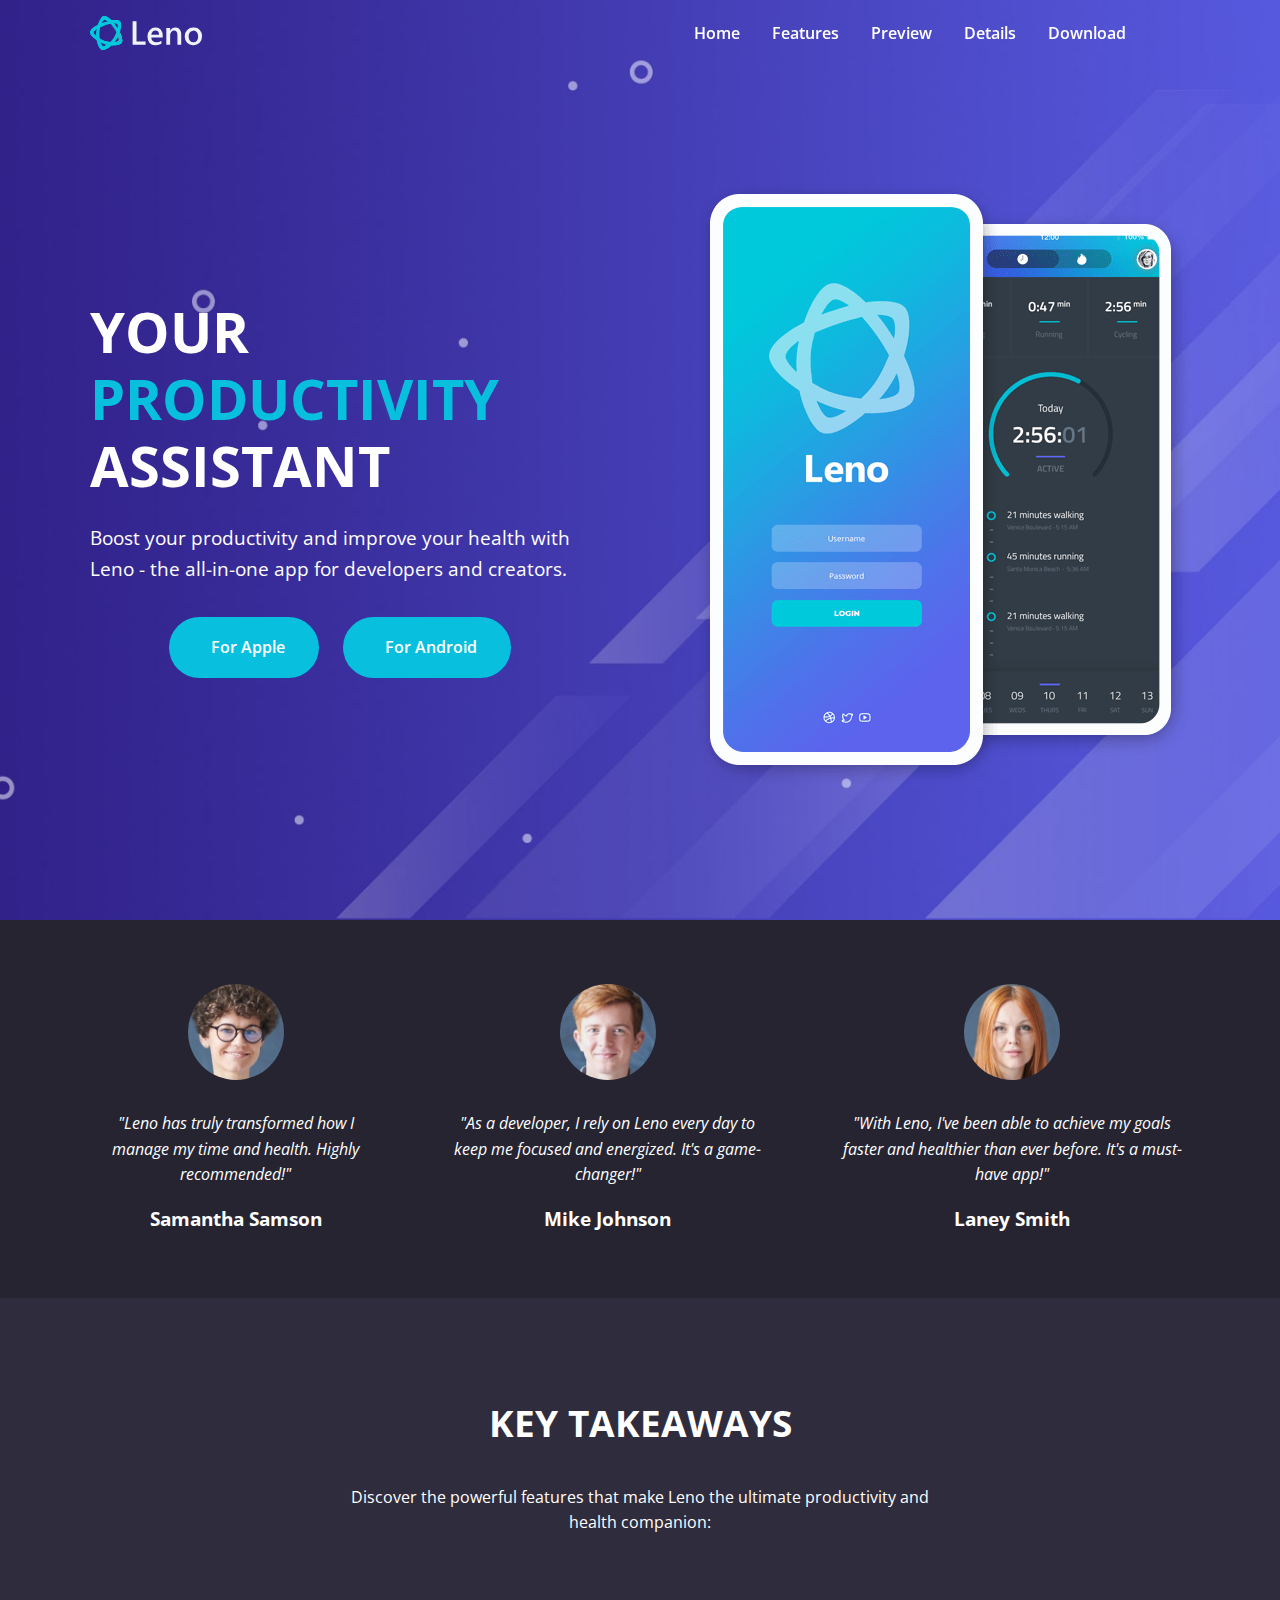
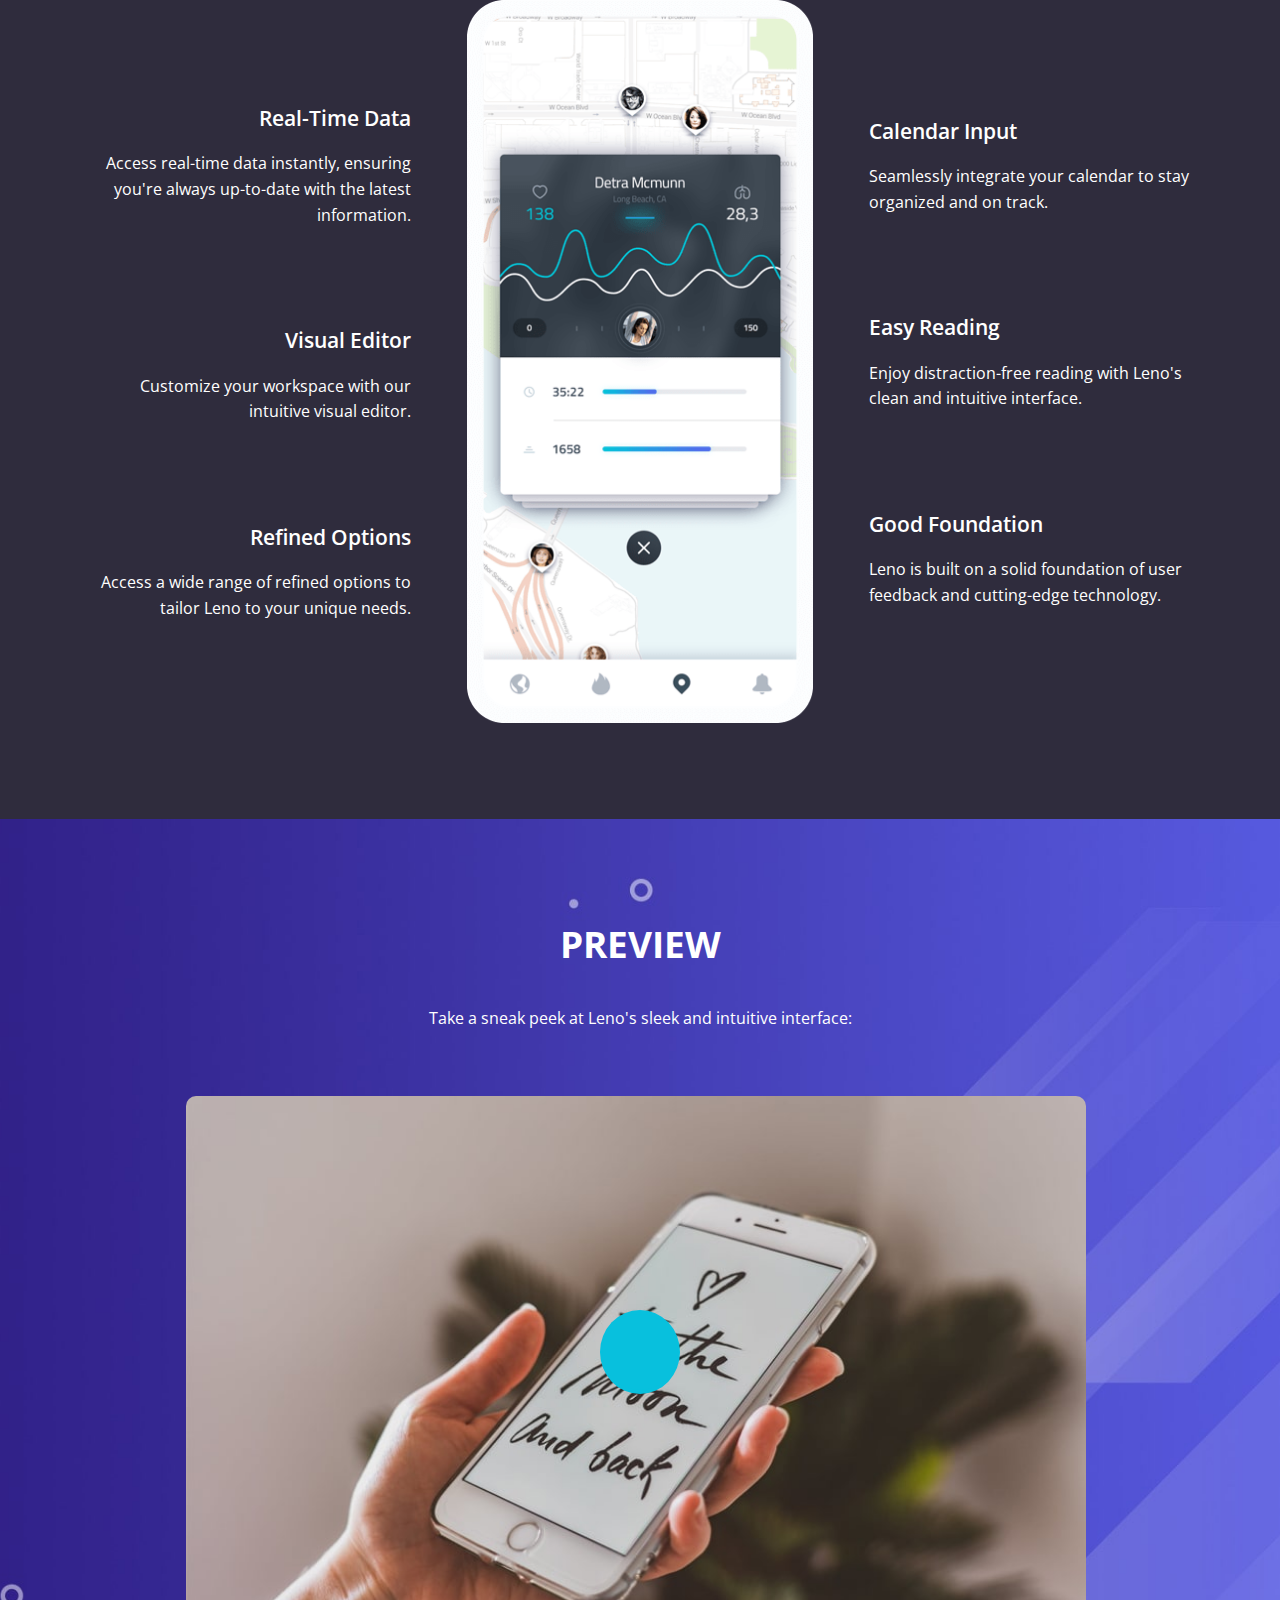
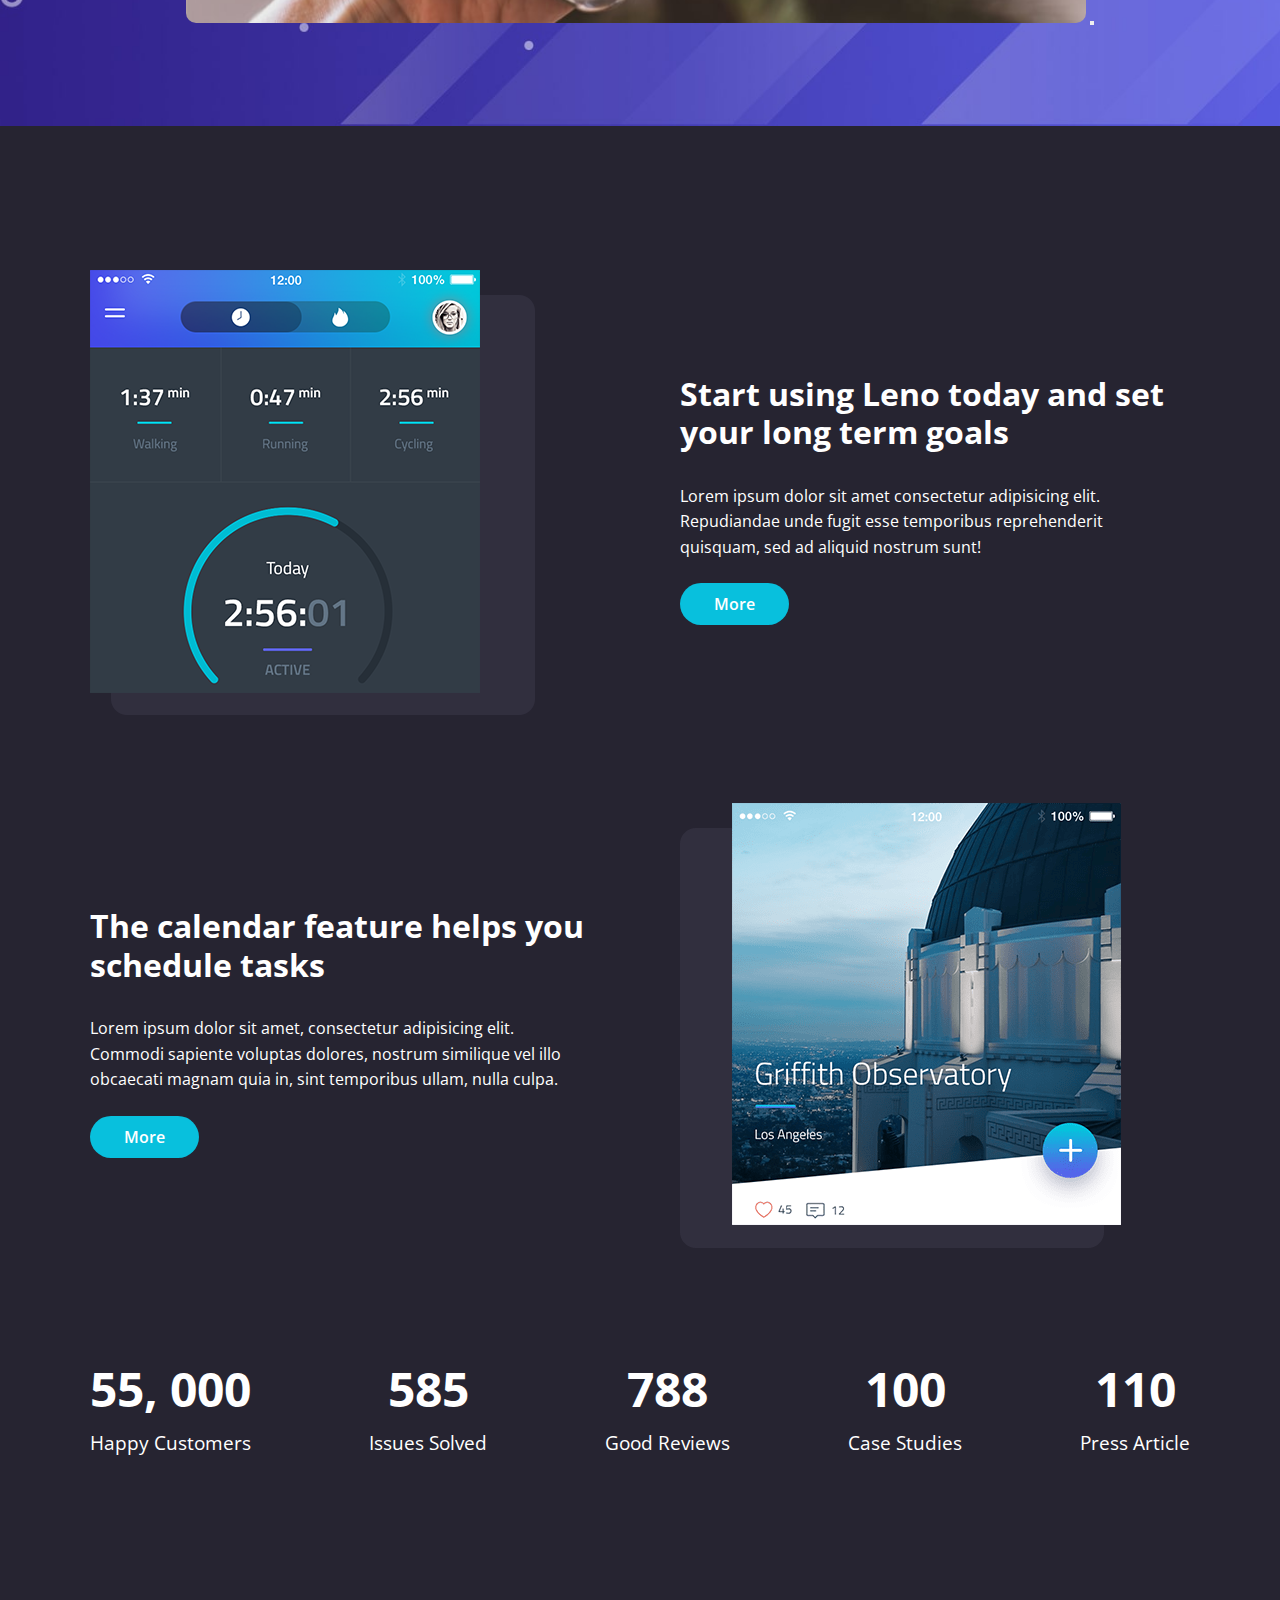
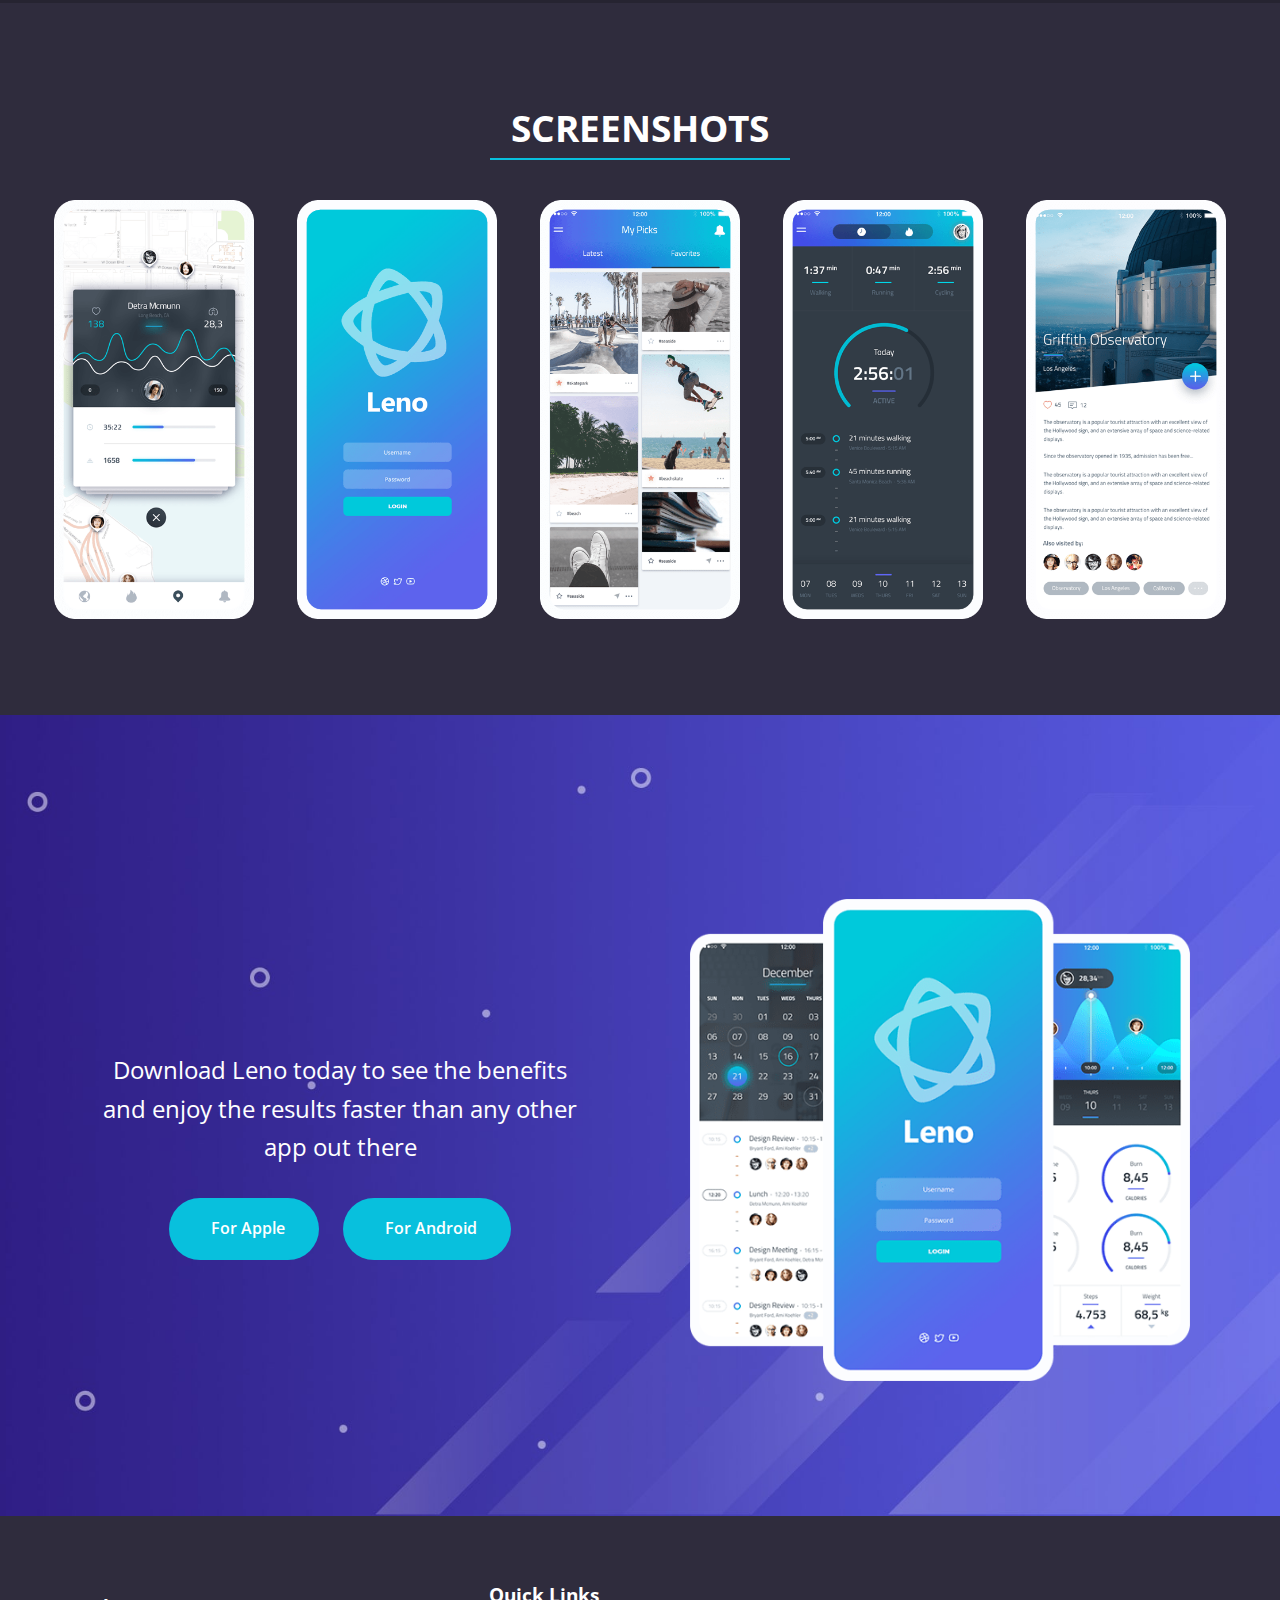
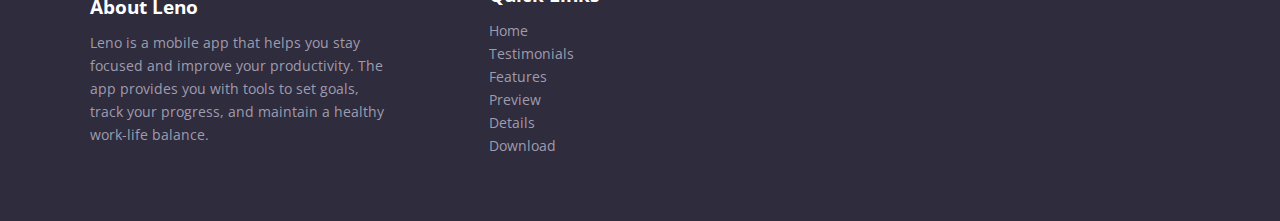
<file: index.html>
<!DOCTYPE html>
<html lang="en">

<head>
    <meta charset="UTF-8">
    <meta name="viewport" content="width=device-width, initial-scale=1.0">
    <link rel="stylesheet" href="https://cdn.jsdelivr.net/npm/swiper@11/swiper-bundle.min.css">
    <link rel="preconnect" href="https://fonts.googleapis.com" />
    <link rel="preconnect" href="https://fonts.gstatic.com" crossorigin />
    <link href="https://fonts.googleapis.com/css2?family=Open+Sans:ital,wght@0,300..800;1,300..800&display=swap"
        rel="stylesheet" />
    <link rel="stylesheet" href="https://cdnjs.cloudflare.com/ajax/libs/font-awesome/6.5.2/css/all.min.css"
        integrity="sha512-SnH5WK+bZxgPHs44uWIX+LLJAJ9/2PkPKZ5QiAj6Ta86w+fsb2TkcmfRyVX3pBnMFcV7oQPJkl9QevSCWr3W6A=="
        crossorigin="anonymous" referrerpolicy="no-referrer" />
    <link rel="stylesheet" href="./css/styles.css">
    <link rel="icon" href="./img/favicon.png">
    <title>Leno App | Health & Productivity</title>
</head>

<body>
    <nav class="navbar">
        <div class="navbar__container container">
            <div class="navbar__logo">
                <img src="./img/logo.svg" alt="Leno">
            </div>
            <div class="navbar__menu">
                <ul class="navbar__menu-list">
                    <li class="navbar__menu-item">
                        <a href="#home" class="navbar__menu-link">Home</a>
                    </li>
                    <li class="navbar__menu-item">
                        <a href="#features" class="navbar__menu-link">Features</a>
                    </li>
                    <li class="navbar__menu-item">
                        <a href="#preview" class="navbar__menu-link">Preview</a>
                    </li>
                    <li class="navbar__menu-item">
                        <a href="#details" class="navbar__menu-link">Details</a>
                    </li>
                    <li class="navbar__menu-item">
                        <a href="#download" class="navbar__menu-link">Download</a>
                    </li>
                    <li class="navbar__menu-item">
                        <a href="#" class="navbar__menu-link--primary"><i class="fa-brands fa-facebook"></i></a>
                    </li>
                    <li class="navbar__menu-item">
                        <a href="#" class="navbar__menu-link--primary"><i class="fa-brands fa-twitter"></i></a>
                    </li>
                </ul>
            </div>

            <!-- MOBILE MENU & hamburger icon-->
            <div class="navbar__mobile-menu">
                <div class="navbar__mobile-menu-toggle">
                    <i id="menu__icon" class="fas fa-bars fa-2x"></i>
                </div>
                <!-- mobile menu items -->
                <div class="navbar__mobile-menu-items ">
                    <ul class="navbar__mobile-menu-list">
                        <li class="navbar__mobile-menu-item">
                            <a href="#home" class="navbar__mobile-menu-link">Home</a>
                        </li>
                        <li class="navbar__mobile-menu-item">
                            <a href="#features" class="navbar__mobile-menu-link">Features</a>
                        </li>
                        <li class="navbar__mobile-menu-item">
                            <a href="#preview" class="navbar__mobile-menu-link">Preview</a>
                        </li>
                        <li class="navbar__mobile-menu-item">
                            <a href="#details" class="navbar__mobile-menu-link">Details</a>
                        </li>
                        <li class="navbar__mobile-menu-item">
                            <a href="#download" class="navbar__mobile-menu-link">Download</a>
                        </li>
                        <li class="navbar__mobile-menu-item">
                            <a href="#" class="navbar__mobile-menu-link--primary"><i
                                    class="fa-brands fa-facebook"></i></a>
                        </li>
                        <li class="navbar__mobile-menu-item">
                            <a href="#" class="navbar__mobile-menu-link--primary"><i
                                    class="fa-brands fa-twitter"></i></a>
                        </li>
                    </ul>
                </div>
            </div>
        </div>
    </nav>

    <!-- hero -->
    <header class="hero" id="home">
        <div class="hero__container container">
            <div class="hero__content">
                <h1 class="hero__title">
                    Your <span class="hero__title--primary">productivity</span> assistant
                </h1>
                <p class="hero__description">
                    Boost your productivity and improve your health with Leno - the
                    all-in-one app for developers and creators.
                </p>
                <div class="hero__buttons">
                    <a href="#download" class="hero__button btn">
                        <i class="fa-brands fa-apple"></i> For Apple
                    </a>
                    <a href="#download" class="hero__button btn">
                        <i class="fa-brands fa-android"></i> For Android
                    </a>
                </div>
            </div>
            <div class="hero__image">
                <img src="./img/header-smartphones.png" alt="Leno App">
            </div>
        </div>
    </header>


    <section class="testimonials" id="testimonials">
        <div class="testimonials__container container">
            <div class="testimonials__desktop">
                <div class="testimonials__card">
                    <div class="testimonials__image">
                        <img src="./img/testimonial-1.jpg" alt="testimonial-1">
                    </div>
                    <div class="testimonials__card--content">
                        <p class="testimonials__card-text">
                            "Leno has truly transformed how I manage my time and health.
                            Highly recommended!"
                        </p>
                        <h3 class="testimonials__card-title">Samantha Samson</h3>
                    </div>
                </div>

                <div class="testimonials__card">
                    <div class="testimonials__image">
                        <img src="./img/testimonial-2.jpg" alt="testimonial-2">
                    </div>
                    <div class="testimonials__card--content">
                        <p class="testimonials__card-text">
                            "As a developer, I rely on Leno every day to keep me focused and
                            energized. It's a game-changer!"
                        </p>
                        <h3 class="testimonials__card-title">Mike Johnson</h3>
                    </div>
                </div>

                <div class="testimonials__card">
                    <div class="testimonials__image">
                        <img src="./img/testimonial-3.jpg" alt="testimonial-3">
                    </div>
                    <div class="testimonials__card--content">
                        <p class="testimonials__card-text">
                            "With Leno, I've been able to achieve my goals faster and
                            healthier than ever before. It's a must-have app!"
                        </p>
                        <h3 class="testimonials__card-title">Laney Smith</h3>
                    </div>
                </div>

            </div>

            <!-- mobile -->
            <!-- Slider main container -->
            <div class="swiper">
                <!-- Additional required wrapper -->
                <div class="swiper-wrapper">
                    <!-- Slides -->
                    <div class="swiper-slide">
                        <div class="testimonials__mobile-card">
                            <div class="testimonials__mobile-image">
                                <img src="./img/testimonial-1.jpg" alt="testimonial-1">
                            </div>
                            <div class="testimonials__mobile-card--content">
                                <p class="testimonials__mobile-card-text">
                                    "Leno has truly transformed how I manage my time and health.
                                    Highly recommended!"
                                </p>
                                <h3 class="testimonials__mobile-card-title">Samantha Samson</h3>
                            </div>
                        </div>
                    </div>
                    <div class="swiper-slide">
                        <div class="testimonials__mobile-card">
                            <div class="testimonials__mobile-image">
                                <img src="./img/testimonial-2.jpg" alt="testimonial-2">
                            </div>
                            <div class="testimonials__mobile-card--content">
                                <p class="testimonials__mobile-card-text">
                                    "As a developer, I rely on Leno every day to keep me focused and
                                    energized. It's a game-changer!"
                                </p>
                                <h3 class="testimonials__mobile-card-title">Mike Johnson</h3>
                            </div>
                        </div>
                    </div>
                    <div class="swiper-slide">
                        <div class="testimonials__mobile-card">
                            <div class="testimonials__mobile-image">
                                <img src="./img/testimonial-3.jpg" alt="testimonial-3">
                            </div>
                            <div class="testimonials__mobile-card--content">
                                <p class="testimonials__mobile-card-text">
                                    "With Leno, I've been able to achieve my goals faster and
                                    healthier than ever before. It's a must-have app!"
                                </p>
                                <h3 class="testimonials__mobile-card-title">Laney Smith</h3>
                            </div>
                        </div>
                    </div>
                </div>

                <div class="swiper-pagination"></div>
            </div>
        </div>
    </section>

    <!-- Features -->
    <section class="features" id="features">
        <div class="features__container container">
            <div class="features__content">
                <h2 class="features__title">Key Takeaways</h2>
                <p class="features__description">
                    Discover the powerful features that make Leno the ultimate productivity and health companion:
                </p>
                <div class="features__grid">
                    <!-- grid column 1 -->
                    <div class="features__grid-column features__grid-column-left">
                        <!-- grid Item 1 -->
                        <div class="features__grid-item">
                            <div class="features__grid-item-text">
                                <h4 class="features__grid-item-text-title">Real-Time Data</h4>
                                <p class="features__grid-item-text-description">
                                    Access real-time data instantly, ensuring you're always
                                    up-to-date with the latest information.
                                </p>
                            </div>
                            <div class="features__grid-item-icon">
                                <i class="fas fa-rocket fa-4x"></i>
                            </div>
                        </div>
                        <!-- Grid Item 2 -->
                        <div class="features__grid-item">
                            <div class="features__grid-item-text">
                                <h4 class="features__grid-item-text-title">Visual Editor</h4>
                                <p class="features__grid-item-text-description">
                                    Customize your workspace with our intuitive visual editor.
                                </p>
                            </div>
                            <div class="features__grid-item-icon">
                                <i class="fas fa-code fa-4x"></i>
                            </div>
                        </div>
                        <!-- Grid Item 3 -->
                        <div class="features__grid-item">
                            <div class="features__grid-item-text">
                                <h4 class="features__grid-item-text-title">
                                    Refined Options
                                </h4>
                                <p class="features__grid-item-text-description">
                                    Access a wide range of refined options to tailor Leno to
                                    your unique needs.
                                </p>
                            </div>
                            <div class="features__grid-item-icon">
                                <i class="fas fa-gem fa-4x"></i>
                            </div>
                        </div>
                    </div>

                    <!--  grid column 2  -->
                    <div class="features__grid-column features__grid-column-center">
                        <img src="./img/features-smartphone-1.png" alt="">
                    </div>

                    <!-- Grid Column 3 -->
                    <div class="features__grid-column features__grid-column-right">
                        <!-- Grid Item 1 -->
                        <div class="features__grid-item">
                            <div class="features__grid-item-text">
                                <h4 class="features__grid-item-text-title">Calendar Input</h4>
                                <p class="features__grid-item-text-description">
                                    Seamlessly integrate your calendar to stay organized and on
                                    track.
                                </p>
                            </div>
                            <div class="features__grid-item-icon">
                                <i class="fas fa-calendar fa-4x"></i>
                            </div>
                        </div>
                        <!-- Grid Item 2 -->
                        <div class="features__grid-item">
                            <div class="features__grid-item-text">
                                <h4 class="features__grid-item-text-title">Easy Reading</h4>
                                <p class="features__grid-item-text-description">
                                    Enjoy distraction-free reading with Leno's clean and
                                    intuitive interface.
                                </p>
                            </div>
                            <div class="features__grid-item-icon">
                                <i class="fas fa-book fa-4x"></i>
                            </div>
                        </div>
                        <!-- Grid Item 3 -->
                        <div class="features__grid-item">
                            <div class="features__grid-item-text">
                                <h4 class="features__grid-item-text-title">
                                    Good Foundation
                                </h4>
                                <p class="features__grid-item-text-description">
                                    Leno is built on a solid foundation of user feedback and
                                    cutting-edge technology.
                                </p>
                            </div>
                            <div class="features__grid-item-icon">
                                <i class="fas fa-cube fa-4x"></i>
                            </div>
                        </div>
                    </div>
                </div>
            </div>
        </div>
    </section>


    <!-- Modal -->
    <div class="modal">
        <div class="modal__content">
            <span class="modal__close-button">&times;</span>
            <iframe src="https://www.youtube.com/embed/yKCAna4SrOA?si=hSvl7YR7DgcphW8h" frameborder="0" id="videoPlayer"
                width="800px" height="500px" allowfullscreen></iframe>
        </div>
    </div>


    <!-- Preview -->
    <section>
        <section class="preview" id="preview">
            <div class="preview__container container">
                <div class="preview__content">
                    <h2 class="preview__title">Preview</h2>
                    <p class="preview__description">
                        Take a sneak peek at Leno's sleek and intuitive interface:
                    </p>
                    <div class="preview__image-container">
                        <div class="preview__video-wrapper">
                            <img src="./img/video-frame.jpg" alt="preview">
                            <button class="preview__video-button">
                                <span class="preview__video-play-button">
                                    <i class="fa-solid fa-play"></i>
                                </span>
                            </button>
                        </div>
                    </div>
                </div>
            </div>
        </section>
    </section>

    <!-- Details -->
    <section class="details" id="details">
        <div class="details-container container">
            <div class="details__grid">
                <!-- grid item 1 -->
                <div class="details__grid-image">
                    <img src="./img/details-1.png" alt="Leno App">
                </div>
                <!-- grid item 2 -->
                <div class="details__grid-content">
                    <h3 class="details__grid-heading">
                        Start using Leno today and set your long term goals
                    </h3>
                    <p class="details__grid-description">
                        Lorem ipsum dolor sit amet consectetur adipisicing elit. Repudiandae unde fugit esse temporibus
                        reprehenderit quisquam, sed ad aliquid nostrum sunt!
                    </p>
                    <a href="details.html" class="details__grid-button btn">More</a>
                </div>
                <!-- grid item 3 -->
                <div class="details__grid-content">
                    <h3 class="details__grid-heading">
                        The calendar feature helps you schedule tasks
                    </h3>
                    <p class="details__grid-description">
                        Lorem ipsum dolor sit amet, consectetur adipisicing elit. Commodi sapiente voluptas dolores,
                        nostrum similique vel illo obcaecati magnam quia in, sint temporibus ullam, nulla culpa.
                    </p>
                    <a href="details.html" class="details__grid-button btn">More</a>
                </div>
                <!-- grid item 4 -->
                <div class="details__grid-image">
                    <img src="./img/details-2.png" alt="Leno App">
                </div>

            </div>
            <!-- icons -->
            <div class="details__icons">
                <div class="details__icons-item">
                    <i class="fas fa-users fa-4x"></i>
                    <div class="details__icons-amount">55, 000</div>
                    <h4 class="details__icons-title">Happy Customers</h4>
                </div>
                <div class="details__icons-item">
                    <i class="fas fa-code fa-4x"></i>
                    <div class="details__icons-amount">585</div>
                    <h4 class="details__icons-title">Issues Solved</h4>
                </div>
                <div class="details__icons-item">
                    <i class="fas fa-comments fa-4x"></i>
                    <div class="details__icons-amount">788</div>
                    <h4 class="details__icons-title">Good Reviews</h4>
                </div>
                <div class="details__icons-item">
                    <i class="fas fa-rocket fa-4x"></i>
                    <div class="details__icons-amount">100</div>
                    <h4 class="details__icons-title">Case Studies</h4>
                </div>
                <div class="details__icons-item">
                    <i class="fas fa-edit fa-4x"></i>
                    <div class="details__icons-amount">110</div>
                    <h4 class="details__icons-title">Press Article</h4>
                </div>
            </div>
        </div>
    </section>

    <!-- screenshots -->
    <section class="screenshots" id="screenshots">
        <div class="screenshots__container container">
            <div class="screenshots__content">
                <h2 class="screenshots__title">
                    Screenshots
                </h2>
                <div class="screenshots__images">
                    <img src="./img/screenshot-1.png" alt="screenshots">
                    <img src="./img/screenshot-2.png" alt="screenshots">
                    <img src="./img/screenshot-3.png" alt="screenshots">
                    <img src="./img/screenshot-4.png" alt="screenshots">
                    <img src="./img/screenshot-5.png" alt="screenshots">
                </div>
            </div>
        </div>
    </section>

    <!-- download -->
    <section class="download" id="download">
        <div class="download__container container">
            <div class="download__content">
                <p class="download__description">
                    Download Leno today to see the benefits and enjoy the results faster
                    than any other app out there
                </p>
                <div class="download__buttons">
                    <a href="details.html" class="download__button btn">
                        <i class="fa-brands fa-apple"></i>
                        For Apple</a>
                    <a href="details.html" class="download__button btn">
                        <i class="fa-brands fa-android"></i>
                        For Android</a>
                </div>
            </div>
            <div class="download__image">
                <img src="./img/download.png" alt="Download">
            </div>
        </div>
    </section>

    <!-- footer -->
    <footer class="footer">
        <div class="footer__container container">
            <div class="footer__about">
                <h4 class="footer__title">
                    About Leno
                </h4>
                <p class="footer__description">
                    Leno is a mobile app that helps you stay focused and improve your
                    productivity. The app provides you with tools to set goals, track
                    your progress, and maintain a healthy work-life balance.
                </p>
            </div>
            <div class="footer__links">
                <h4 class="footer__title">Quick Links</h4>
                <ul class="footer__links-list">
                    <li class="footer__links-item">
                        <a href="index.html" class="footer__links-link"> Home </a>
                    </li>
                    <li class="footer__links-item">
                        <a href="index.html#testimonials" class="footer__links-link">
                            Testimonials
                        </a>
                    </li>
                    <li class="footer__links-item">
                        <a href="index.html#features" class="footer__links-link">
                            Features
                        </a>
                    </li>
                    <li class="footer__links-item">
                        <a href="index.html#preview" class="footer__links-link">
                            Preview
                        </a>
                    </li>
                    <li class="footer__links-item">
                        <a href="index.html#details" class="footer__links-link">
                            Details
                        </a>
                    </li>
                    <li class="footer__links-item">
                        <a href="index.html#download" class="footer__links-link">
                            Download
                        </a>
                    </li>
                </ul>
            </div>

            <div class="footer__social">
                <a href="#" class="footer__social-link">
                    <i class="fa-brands fa-facebook fa-3x"></i>
                </a>
                <a href="#" class="footer__social-link">
                    <i class="fa-brands fa-twitter fa-3x"></i>
                </a>
                <a href="#" class="footer__social-link">
                    <i class="fa-brands fa-instagram fa-3x"></i>
                </a>
                <a href="#" class="footer__social-link">
                    <i class="fa-brands fa-linkedin fa-3x"></i>
                </a>
            </div>

        </div>
    </footer>


    <script src="https://cdn.jsdelivr.net/npm/swiper@11/swiper-bundle.min.js"></script>
    <script src="./js/script.js"></script>
</body>

</html>
</file>
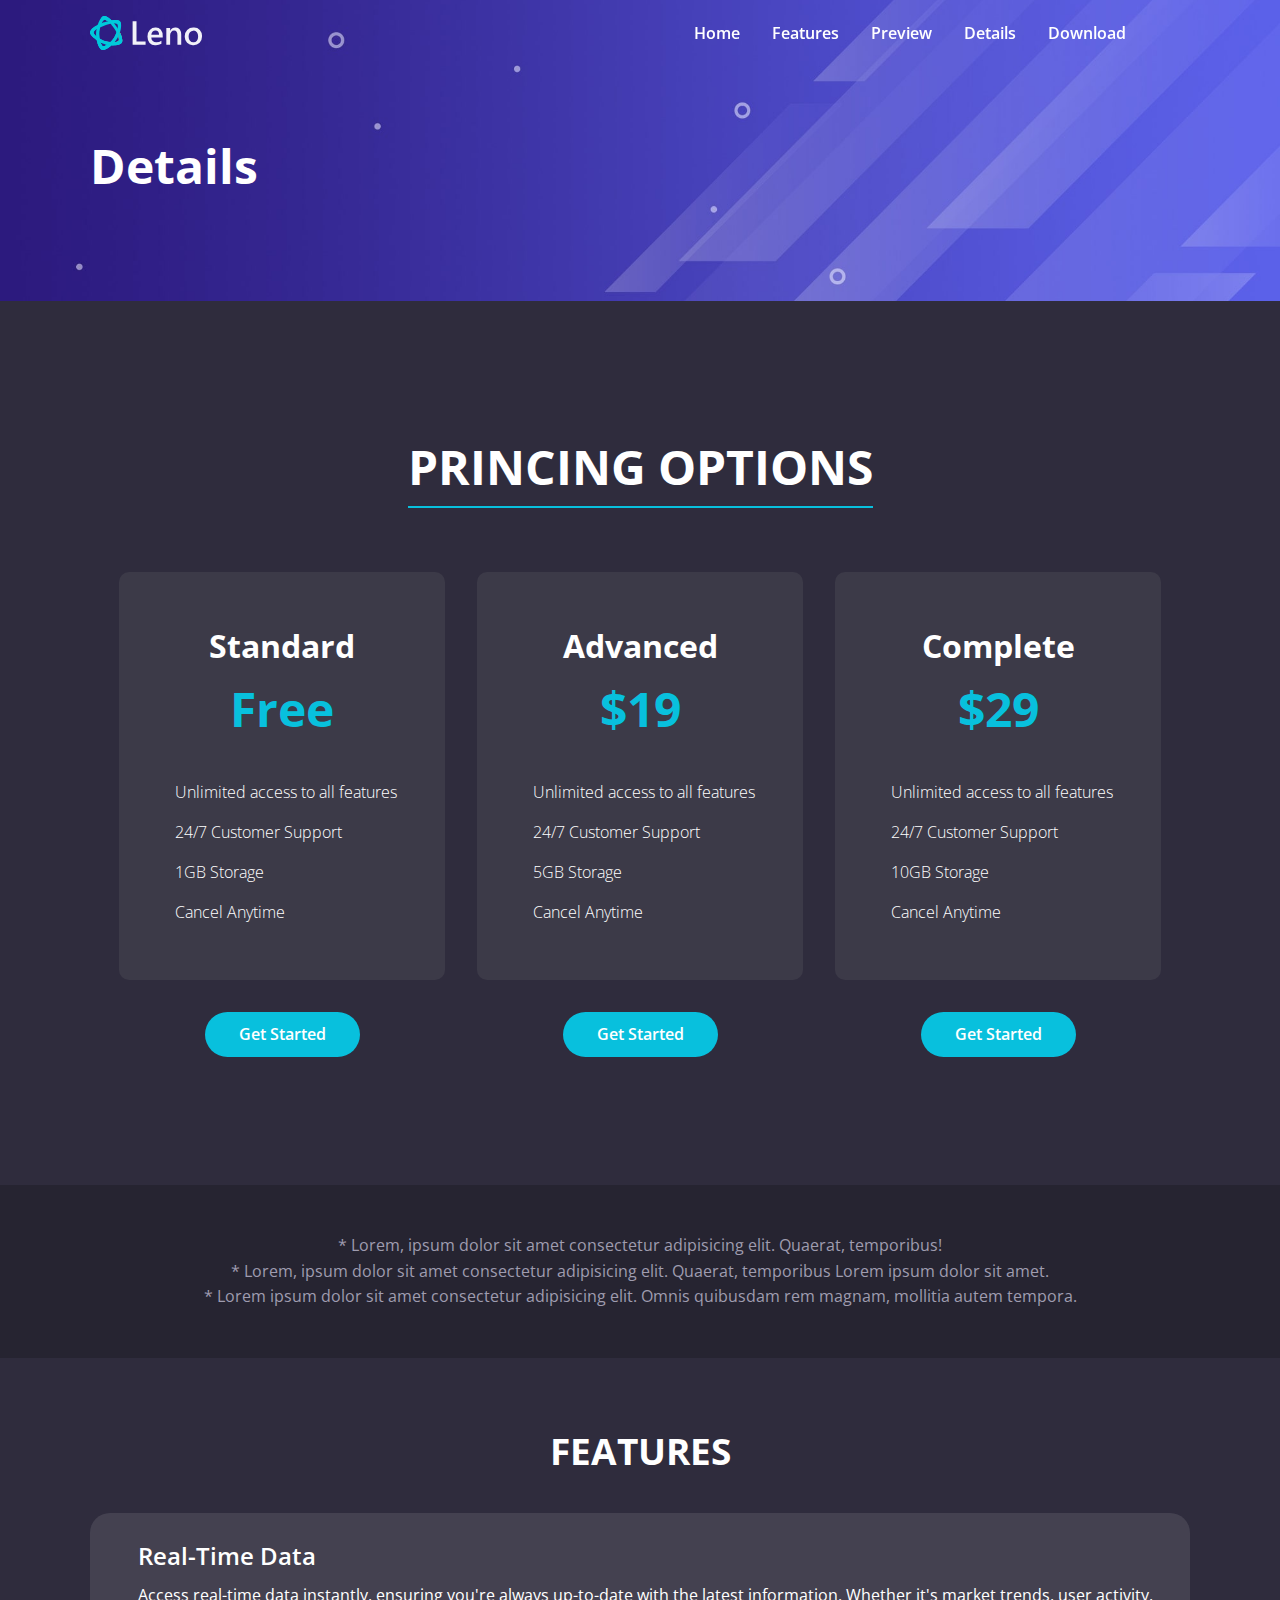
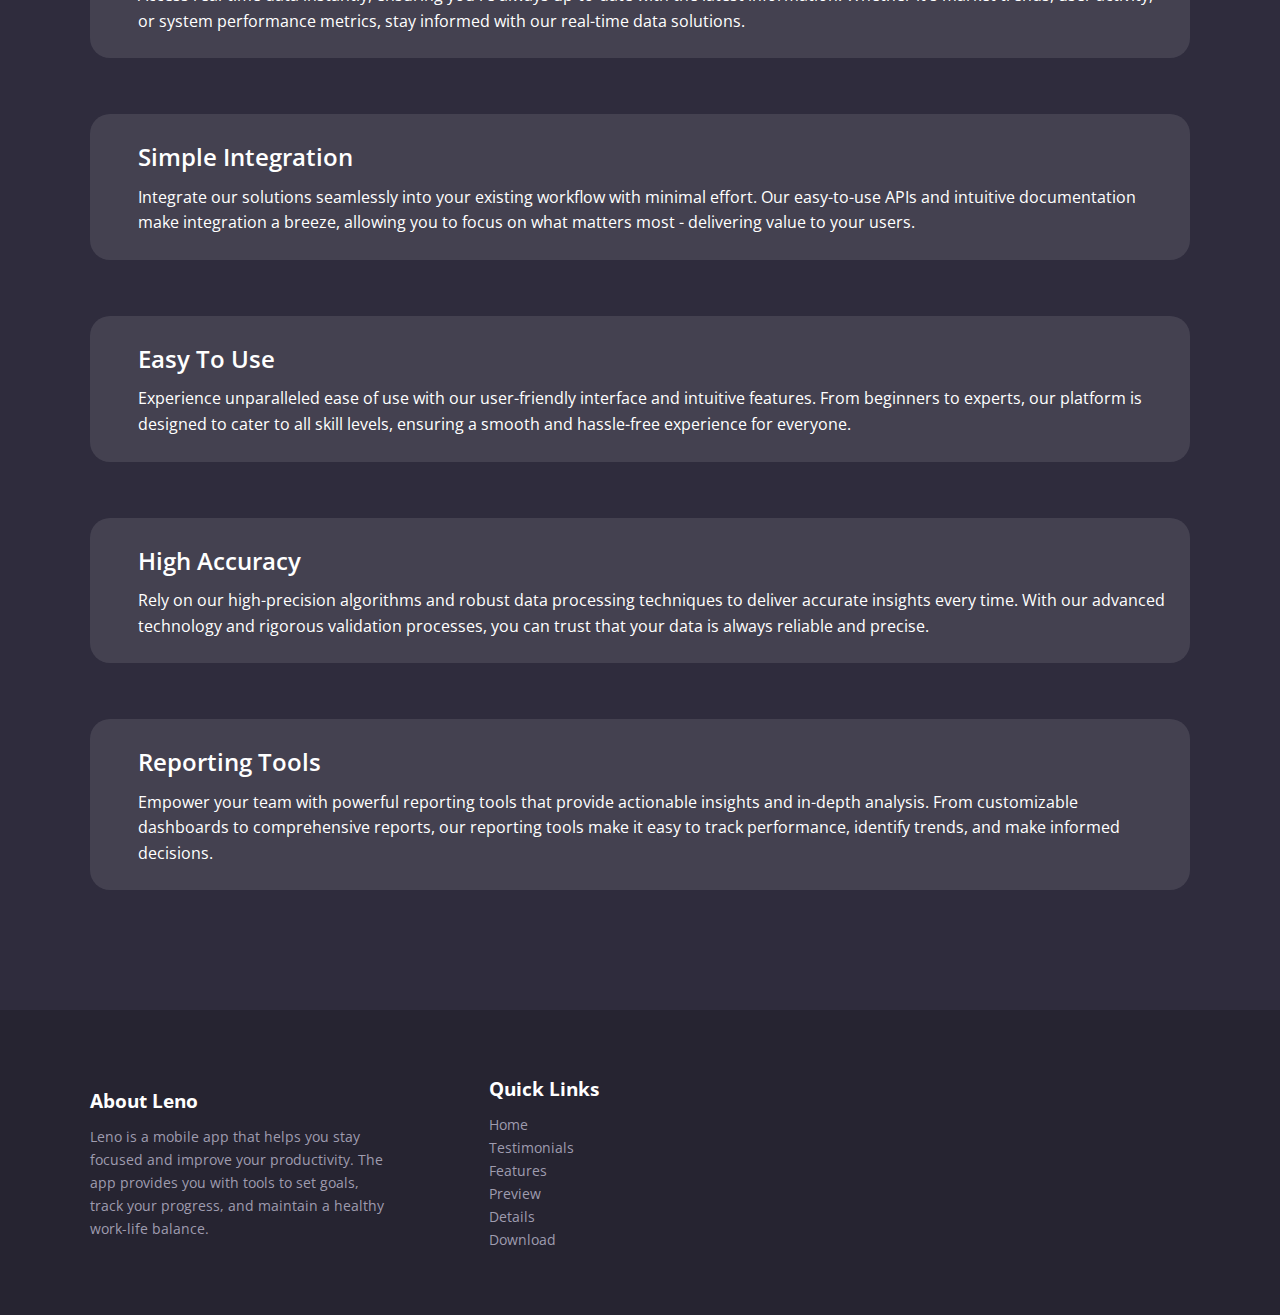
<file: details.html>
<!DOCTYPE html>
<html lang="en">

<head>
    <meta charset="UTF-8">
    <meta name="viewport" content="width=device-width, initial-scale=1.0">
    <link rel="stylesheet" href="https://cdn.jsdelivr.net/npm/swiper@11/swiper-bundle.min.css">
    <link rel="preconnect" href="https://fonts.googleapis.com" />
    <link rel="preconnect" href="https://fonts.gstatic.com" crossorigin />
    <link href="https://fonts.googleapis.com/css2?family=Open+Sans:ital,wght@0,300..800;1,300..800&display=swap"
        rel="stylesheet" />
    <link rel="stylesheet" href="https://cdnjs.cloudflare.com/ajax/libs/font-awesome/6.5.2/css/all.min.css"
        integrity="sha512-SnH5WK+bZxgPHs44uWIX+LLJAJ9/2PkPKZ5QiAj6Ta86w+fsb2TkcmfRyVX3pBnMFcV7oQPJkl9QevSCWr3W6A=="
        crossorigin="anonymous" referrerpolicy="no-referrer" />
    <link rel="stylesheet" href="./css/styles.css">
    <link rel="icon" href="./img/favicon.png">
    <title>Leno App | Health & Productivity</title>
</head>

<body>
    <nav class="navbar">
        <div class="navbar__container container">
            <div class="navbar__logo">
                <img src="./img/logo.svg" alt="Leno">
            </div>
            <div class="navbar__menu">
                <ul class="navbar__menu-list">
                    <li class="navbar__menu-item">
                        <a href="index.html" class="navbar__menu-link">Home</a>
                    </li>
                    <li class="navbar__menu-item">
                        <a href="index.html#features" class="navbar__menu-link">Features</a>
                    </li>
                    <li class="navbar__menu-item">
                        <a href="index.html#preview" class="navbar__menu-link">Preview</a>
                    </li>
                    <li class="navbar__menu-item">
                        <a href="index.html#details" class="navbar__menu-link">Details</a>
                    </li>
                    <li class="navbar__menu-item">
                        <a href="index.html#download" class="navbar__menu-link">Download</a>
                    </li>
                    <li class="navbar__menu-item">
                        <a href="#" class="navbar__menu-link--primary"><i class="fa-brands fa-facebook"></i></a>
                    </li>
                    <li class="navbar__menu-item">
                        <a href="#" class="navbar__menu-link--primary"><i class="fa-brands fa-twitter"></i></a>
                    </li>
                </ul>
            </div>

            <!-- MOBILE MENU & hamburger icon-->
            <div class="navbar__mobile-menu">
                <div class="navbar__mobile-menu-toggle">
                    <i id="menu__icon" class="fas fa-bars fa-2x"></i>
                </div>
                <!-- mobile menu items -->
                <div class="navbar__mobile-menu-items ">
                    <ul class="navbar__mobile-menu-list">
                        <li class="navbar__mobile-menu-item">
                            <a href="index.html#home" class="navbar__mobile-menu-link">Home</a>
                        </li>
                        <li class="navbar__mobile-menu-item">
                            <a href="index.html#features" class="navbar__mobile-menu-link">Features</a>
                        </li>
                        <li class="navbar__mobile-menu-item">
                            <a href="index.html#preview" class="navbar__mobile-menu-link">Preview</a>
                        </li>
                        <li class="navbar__mobile-menu-item">
                            <a href="index.html#details" class="navbar__mobile-menu-link">Details</a>
                        </li>
                        <li class="navbar__mobile-menu-item">
                            <a href="index.html#download" class="navbar__mobile-menu-link">Download</a>
                        </li>
                        <li class="navbar__mobile-menu-item">
                            <a href="index.html#" class="navbar__mobile-menu-link--primary"><i
                                    class="fa-brands fa-facebook"></i></a>
                        </li>
                        <li class="navbar__mobile-menu-item">
                            <a href="index.html#" class="navbar__mobile-menu-link--primary"><i
                                    class="fa-brands fa-twitter"></i></a>
                        </li>
                    </ul>
                </div>
            </div>
        </div>
    </nav>

    <header class="inner-header">
        <div class="inner-header__container container">
            <h1 class="inner-header__title">Details</h1>
        </div>
    </header>

    <!-- princing -->
    <section class="princing">
        <div class="princing__container container">
            <h2 class="princing__title">
                Princing Options
            </h2>
            <div class="princing__cards">
                <div class="princing__card">
                    <div class="princing__card-box">
                        <h4 class="princing__card-title">Standard</h4>
                        <h3 class="princing__card-price">Free</h3>
                        <div class="princing__card-body">
                            <ul class="princing__card-list">
                                <li class="princing__card-item">
                                    <i class="fas fa-check"></i>
                                    Unlimited access to all features
                                </li>
                                <li class="princing__card-item">
                                    <i class="fas fa-check"></i>
                                    24/7 Customer Support
                                </li>
                                <li class="princing__card-item">
                                    <i class="fas fa-check"></i>
                                    1GB Storage
                                </li>
                                <li class="princing__card-item">
                                    <i class="fas fa-check"></i>
                                    Cancel Anytime
                                </li>
                            </ul>
                        </div>
                    </div>
                    <a href="#" class="princing__card-button btn">Get Started</a>
                </div>

                <div class="princing__card">
                    <div class="princing__card-box">
                        <h4 class="princing__card-title">Advanced</h4>
                        <h3 class="princing__card-price">$19</h3>
                        <div class="princing__card-body">
                            <ul class="princing__card-list">
                                <li class="princing__card-item">
                                    <i class="fas fa-check"></i>
                                    Unlimited access to all features
                                </li>
                                <li class="princing__card-item">
                                    <i class="fas fa-check"></i>
                                    24/7 Customer Support
                                </li>
                                <li class="princing__card-item">
                                    <i class="fas fa-check"></i>
                                    5GB Storage
                                </li>
                                <li class="princing__card-item">
                                    <i class="fas fa-check"></i>
                                    Cancel Anytime
                                </li>
                            </ul>
                        </div>
                    </div>
                    <a href="#" class="princing__card-button btn">Get Started</a>
                </div>
                <div class="princing__card">
                    <div class="princing__card-box">
                        <h4 class="princing__card-title">Complete</h4>
                        <h3 class="princing__card-price">$29</h3>
                        <div class="princing__card-body">
                            <ul class="princing__card-list">
                                <li class="princing__card-item">
                                    <i class="fas fa-check"></i>
                                    Unlimited access to all features
                                </li>
                                <li class="princing__card-item">
                                    <i class="fas fa-check"></i>
                                    24/7 Customer Support
                                </li>
                                <li class="princing__card-item">
                                    <i class="fas fa-check"></i>
                                    10GB Storage
                                </li>
                                <li class="princing__card-item">
                                    <i class="fas fa-check"></i>
                                    Cancel Anytime
                                </li>
                            </ul>
                        </div>
                    </div>
                    <a href="#" class="princing__card-button btn">Get Started</a>
                </div>
            </div>
        </div>
    </section>

    <!-- notes -->
    <section class="notes">
        <div class="notes__container container">
            <p class="notes__text">* Lorem, ipsum dolor sit amet consectetur adipisicing elit. Quaerat, temporibus!</p>
            <p class="notes__text">* Lorem, ipsum dolor sit amet consectetur adipisicing elit. Quaerat, temporibus Lorem
                ipsum dolor sit amet.</p>
            <p class="notes__text">* Lorem ipsum dolor sit amet consectetur adipisicing elit. Omnis quibusdam rem
                magnam, mollitia autem tempora.</p>
        </div>
    </section>

    <!-- details features -->
    <section class="details-features">
        <div class="details-features__container container">
            <h2 class="details-features__title">Features</h2>
            <div class="details-features__list">
                <!-- Item 1 -->
                <div class="details-features__list-item">
                    <i class="fas fa-rocket fa-4x"></i>
                    <div class="details-features__list-text">
                        <h3 class="details-features__list-title">Real-Time Data</h3>
                        <p class="details-features__list-description">
                            Access real-time data instantly, ensuring you're always
                            up-to-date with the latest information. Whether it's market
                            trends, user activity, or system performance metrics, stay
                            informed with our real-time data solutions.
                        </p>
                    </div>
                </div>

                <!-- Item 2 -->
                <div class="details-features__list-item">
                    <i class="fas fa-user fa-4x"></i>
                    <div class="details-features__list-text">
                        <h3 class="details-features__list-title">Simple Integration</h3>
                        <p class="details-features__list-description">
                            Integrate our solutions seamlessly into your existing workflow
                            with minimal effort. Our easy-to-use APIs and intuitive
                            documentation make integration a breeze, allowing you to focus
                            on what matters most - delivering value to your users.
                        </p>
                    </div>
                </div>

                <!-- Item 3 -->
                <div class="details-features__list-item">
                    <i class="fas fa-code fa-4x"></i>
                    <div class="details-features__list-text">
                        <h3 class="details-features__list-title">Easy To Use</h3>
                        <p class="details-features__list-description">
                            Experience unparalleled ease of use with our user-friendly
                            interface and intuitive features. From beginners to experts, our
                            platform is designed to cater to all skill levels, ensuring a
                            smooth and hassle-free experience for everyone.
                        </p>
                    </div>
                </div>

                <!-- Item 4 -->
                <div class="details-features__list-item">
                    <i class="fas fa-compass fa-4x"></i>
                    <div class="details-features__list-text">
                        <h3 class="details-features__list-title">High Accuracy</h3>
                        <p class="details-features__list-description">
                            Rely on our high-precision algorithms and robust data processing
                            techniques to deliver accurate insights every time. With our
                            advanced technology and rigorous validation processes, you can
                            trust that your data is always reliable and precise.
                        </p>
                    </div>
                </div>

                <!-- Item 5 -->
                <div class="details-features__list-item">
                    <i class="fas fa-chart-pie fa-4x"></i>
                    <div class="details-features__list-text">
                        <h3 class="details-features__list-title">Reporting Tools</h3>
                        <p class="details-features__list-description">
                            Empower your team with powerful reporting tools that provide
                            actionable insights and in-depth analysis. From customizable
                            dashboards to comprehensive reports, our reporting tools make it
                            easy to track performance, identify trends, and make informed
                            decisions.
                        </p>
                    </div>
                </div>
            </div>
        </div>
    </section>


    <!-- footer -->
    <footer class="footer footer__details">
        <div class="footer__container container">
            <div class="footer__about">
                <h4 class="footer__title">
                    About Leno
                </h4>
                <p class="footer__description">
                    Leno is a mobile app that helps you stay focused and improve your
                    productivity. The app provides you with tools to set goals, track
                    your progress, and maintain a healthy work-life balance.
                </p>
            </div>
            <div class="footer__links">
                <h4 class="footer__title">Quick Links</h4>
                <ul class="footer__links-list">
                    <li class="footer__links-item">
                        <a href="index.html" class="footer__links-link"> Home </a>
                    </li>
                    <li class="footer__links-item">
                        <a href="index.html#testimonials" class="footer__links-link">
                            Testimonials
                        </a>
                    </li>
                    <li class="footer__links-item">
                        <a href="index.html#features" class="footer__links-link">
                            Features
                        </a>
                    </li>
                    <li class="footer__links-item">
                        <a href="index.html#preview" class="footer__links-link">
                            Preview
                        </a>
                    </li>
                    <li class="footer__links-item">
                        <a href="index.html#details" class="footer__links-link">
                            Details
                        </a>
                    </li>
                    <li class="footer__links-item">
                        <a href="index.html#download" class="footer__links-link">
                            Download
                        </a>
                    </li>
                </ul>
            </div>

            <div class="footer__social">
                <a href="#" class="footer__social-link">
                    <i class="fa-brands fa-facebook fa-3x"></i>
                </a>
                <a href="#" class="footer__social-link">
                    <i class="fa-brands fa-twitter fa-3x"></i>
                </a>
                <a href="#" class="footer__social-link">
                    <i class="fa-brands fa-instagram fa-3x"></i>
                </a>
                <a href="#" class="footer__social-link">
                    <i class="fa-brands fa-linkedin fa-3x"></i>
                </a>
            </div>

        </div>
    </footer>


    <script src="https://cdn.jsdelivr.net/npm/swiper@11/swiper-bundle.min.js"></script>
    <script src="./js/script.js"></script>
</body>

</html>
</file>
<file: css/styles.css>
*,
*::before,
*::after {
    padding: 0;
    margin: 0;
    box-sizing: border-box;
}

:root {
    --primary-color: #08c0dd;
    --secondary-color: #262431;
    --tertiary-color: #2f2c3d;
}

html, 
body {
    font-family: 'Open Sans', sans-serif;
    background: var(--secondary-color);
    color: #fff;
    line-height: 1.6;
    scroll-behavior: smooth;
}

a {
    color: #fff;
    text-decoration: none;
}

ul {
    list-style: none;
}

 img {
    max-width: 100%;
 }
 
 .swiper {
    display: none;
    width: 100%;
    height: 380px;
    cursor: grab;
  }

  .swiper-pagination-bullet-active {
    background-color: var(--primary-color); /* Cor dos bullets ativos */
  }

.container {
    max-width: 1100px;
    margin: 0 auto;
}

.btn {
    padding: 0.5rem 2rem;
    background-color: var(--primary-color);
    border: 2px solid transparent;
    color: #fff;
    font-weight: 600;
    border-radius: 50px;
    transition: background .3s ease;
}

.btn:hover {
    background-color: var(--secondary-color);
    border-color: var(--primary-color);

}

.navbar {
    position: fixed;
    padding: 1rem 2rem;
    top: 0;
    left: 0;
    right: 0;
    z-index: 1000;
    background: transparent;
    transition: background-color .3s ease-in-out;
}

.navbar.navbar--scroll {
    background-color: rgba(38, 36, 49, 0.8);
    backdrop-filter: blur(10px);

}

.navbar__container {
    display: flex;
    justify-content: space-between;
    align-items: center;
}

.navbar__logo {
    width: 112px;
    height: 36px;
}

.navbar__menu-list {
    display: flex;
    align-items: center;
    gap: 2rem;
    font-weight: 600;
}

.navbar__menu-link--primary,
.navbar__mobile-menu-link--primary {
    transition: color .3s ease-in-out;
    color: var(--primary-color);
}

.navbar__menu-link:hover,
.navbar__mobile-menu-link:hover {
    transition: color .3s ease-in-out;
    color: var(--primary-color);
    
}

.navbar__menu-link--primary:hover,
.navbar__mobile-menu-link--primary:hover {
    color: #fff;
}


/* mobile menu */
.navbar__mobile-menu {
    display: none;
    cursor: pointer;
}

.navbar__mobile-menu-items {
    position: absolute;
    top: 100%;
    left: 0;
    width: 100%;
    background: var(--secondary-color);
    opacity: 0.95;
    padding: 3rem 2rem;
    text-align: center;
    box-shadow: 0 2px 5px rgba(255, 255, 255, 0.1);
    border-top: 1px solid rgba(255, 255, 255, 0.1);
    transition: transform 0.3s ease-in-out;
}

.navbar__mobile-menu-list {
    display: flex;
    flex-direction: column;
    gap: 2rem;
    font-size: 1.2rem;
}

.navbar__mobile-menu-items {
    transform: translatey(-120%);
}

.navbar__mobile-menu-items.active {
    transform: translatey(0%);
}


/* Hero */
.hero {
    background: #000 url('../img/header-background.jpg') center center/cover no-repeat;
    padding: 11.5rem 2rem 8rem;
}

.hero__container {
    display: flex;
    justify-content: space-between;
    align-items: center;
    gap: 2rem;
}

.hero__content {
    max-width: 500px;    
}

.hero__title {
    font-size: 3.5rem;
    text-transform: uppercase;
    font-weight: 700;
    line-height: 1.2;
}

.hero__title--primary {
    color: var(--primary-color);
}

.hero__description {
    margin-top: 1.5rem;
    font-size: 1.2rem;
    line-height: 1.6;
}

.hero__image img {
    max-width: 500px;
}

.hero__buttons {
    display: flex;
    align-items: center;
    justify-content: center;
    gap: 1.5rem;
    margin-top: 2rem;
}

.hero__button {
    padding: 1rem 2rem;
}

.hero__button i {
    margin-right: .5rem;
}

/* testimonials */

.testimonials {
    padding: 4rem 2rem;
    text-align: center;
}

.testimonials__container .testimonials__desktop {
    display: flex;
    align-items: center;
    justify-content: center;
    gap: 4rem;
}

.testimonials__image img {
    width: 96px;
    height: 96px;
    border-radius: 50%;
    margin-right: auto;
    margin-left: auto;
    margin-bottom: 1.5rem;
}

.testimonials__card--content {
    max-width: 1100px;
}

.testimonials__card-text {
    font-style: italic;
}

.testimonials__card-title {
    margin-top: 1rem;
}

.testimonials__mobile-card {
    display: flex;
    flex-direction: column;
    align-items: center;
    justify-content: center;
}

.testimonials__mobile-image img {
    width: 150px;
    height: 150px;
    border-radius: 50%;
    margin-right: auto;
    margin-left: auto;
    margin-bottom: 1.5rem;
}

.testimonials__mobile-card-text {
    width: 400px;
}

.testimonials__mobile-card-title {
    margin-top: 1rem;
}

/* Features */
.features {
    background: var(--tertiary-color);
    padding: 6rem 2rem;
}

.features__container {
    text-align: center;
}

.features__title {
    font-size: 2.3rem;
    margin-bottom: 2rem;
    text-transform: uppercase;
}

.features__description {
    max-width: 600px;
    margin: 1rem auto 4rem;
}

.features__grid {
    display: grid;
    grid-template-columns: repeat(3, 1fr);
    gap: 2rem;
}

.features__grid-column {
    display: flex;
    flex-direction: column;
    align-items: center;
    justify-content: center;
    gap: 6rem;
}

.features__grid-item {
    display: flex;
    align-items: start;
    justify-content: start;
    text-align: right;
    gap: 1.5rem;
}

.features__grid-item-text-title {
    font-size: 1.3rem;
    font-weight: 600;
    margin-bottom: 1rem;
}

.features__grid-item-icon {
    margin-top: 2rem;
}

.features__grid-item-icon i {
    color: var(--primary-color);
}

.features__grid-column-right .features__grid-item {
    text-align: left;
    flex-direction: row-reverse;
}

/* preview */

.preview {
    background: #16161d url('../img/video-background.jpg') center center/cover no-repeat;
    padding: 6rem 2rem;
}

.preview__container {
    text-align: center;
}

.preview__title {
    font-size: 2.3rem;
    margin-bottom: 2rem;
    text-transform: uppercase;
}

.preview__description {
    max-width: 600px;
    margin: 1rem auto 4rem;
}

.preview__image-container img {
    border-radius: .8rem;
}

.preview__video-wrapper {
    position: relative;
  }
  
  .preview__video-wrapper img {
    width: 100%;
    max-width: 900px;
    border-radius: 10px;
  }
  
  /* Play Button Container */
  .preview__video-play-button {
    position: absolute;
    top: 48%;
    left: 50%;
    transform: translateX(-50%) translateY(-50%);
    z-index: 10;
    box-sizing: content-box;
    width: 2rem;
    height: 2.75rem;
    border-radius: 50%;
    cursor: pointer;
    background-color: #08c0dd;
    padding: 1.25rem 1.25rem 1.25rem 1.75rem;
    display: flex;
    align-items: center;
    justify-content: center;
  }

  .preview__video-play-button i {
    font-size: 2rem;
    z-index: 10;
    color: #fff;
  }

  .preview__video-play-button::before {
    content: '';
    position: absolute;
    top: 50%;
    left: 50%;
    transform: translateX(-50%) translateY(-50%);
    z-index: 0;
    display: block;
    width: 4.75rem;
    height: 4.75rem;
    background: #08c0dd;
    border-radius: 50%;
    animation: pulse-border 1500ms ease-in-out infinite;
  }

  @keyframes pulse-border {
    0% {
        transform: translateX(-50%) translateY(-50%) scale(1);
    opacity: 1;
    }

    100% {
        transform: translateX(-50%) translateY(-50%) scale(1.5);
        opacity: 0;
      }
  }

  /* Modal */
  .modal {
    display: none;
    position: fixed;
    z-index: 999;
    left: 0;
    top: 0;
    width: 100%;
    height: 100%;
    overflow: auto;
    background-color: rgba(0, 0, 0, 0.5);
  }

  .modal.active {
    display: block;
  }

  .modal__content {
    background-color: rgba(0, 0, 0, 0.5);
    margin: 10% auto;
    padding: 20px;
    border: 1px solid #888;
    border-radius: 10px;
    max-width: 840px;
    position: relative;
  }


  .modal__close-button {
    position: absolute;
    top: 10px;
    right: 20px;
    font-size: 1.6rem;
    cursor: pointer;
  }

  /* Details */
  .details {
    padding: 9rem 2rem;
  }

  .details__grid {
    display: grid;
    grid-template-columns: repeat(2, 1fr);
    gap: 5rem;
    align-items: center;
    justify-content: center;
  }

  .details__grid-content {
    max-width: 500px;
    width: 100%;
  }

  .details__grid-heading {
    font-size: 2rem;
    margin-bottom: 2rem;
    line-height: 1.2;
  }

  .details__grid-description {
    line-height: 1.6;
    margin-bottom: 2rem;
  }

  .details__icons {
    display: flex;
    align-items: center;
    justify-content: space-between;
    margin-top: 5rem;
  }

  .details__icons-item {
    display: flex;
    flex-direction: column;
    align-items: center;
    justify-content: center;
  }

  .details__icons-item i {
    color: var(--primary-color);
    margin-bottom: 1rem;
  }

  .details__icons-amount {
    font-size: 3rem;
    font-weight: 700;
  }

  .details__icons-title {
    font-size: 1.2rem;
    font-weight: 400;
  }

  /* screenshots */
  .screenshots {
    padding: 6rem 2rem;
    background: var(--tertiary-color);
    text-align: center;
  }

  .screenshots__container {
    width: 100%;
    max-width: 1200px;
  }

  .screenshots__title {
    font-size: 2.3rem;
    text-transform: uppercase;
    border-bottom: 2px solid var(--primary-color);
    width: 300px;
    margin: 0 auto 2.5rem;
  }

  .screenshots__images {
    display: flex;
    justify-content: space-between;
    gap: 1rem;
    flex-wrap: wrap;
  }

  .screenshots__images img {
    width: 100%;
    max-width: 200px;
    margin: 0 auto;
  }

  /* download */
  .download {
    background: #16161d url('../img/download-background.jpg') center center/cover no-repeat;
    padding: 11.5rem 2rem 8rem;
  }

  .download__container {
    display: flex;
    justify-content: space-between;
    align-items: center;
    gap: 2rem;
  }

  .download__content {
    max-width: 500px;
  }

  .download__description {
    font-size: 1.5rem;
    margin-top: 1.5rem;
    line-height: 1.6;    
    text-align: center;
  }

  .download__image img {
    width: 100%;
    max-width: 500px;
  }

  .download__buttons {
    display: flex;
    align-items: center;
    justify-content: center;
    gap: 1.5rem;
    margin-top: 2rem;
  }

  .download__button {
    padding: 1rem 2rem;
  }

  .download__button i {
    margin-right: .5rem;
  }

  /* footer */
  .footer {
    background: var(--tertiary-color);
    color: #9f9caf;
    padding: 4rem 2rem;
    font-size: .9rem;
  }

  .footer__links-link, .footer__social-link {
    color: #9f9caf;
    transition: color .2s ease-in-out;
  }
  .footer__links-link:hover, .footer__social-link:hover  {
    color: #fff;
  }

  .footer__container {
    display: grid;
    grid-template-columns: repeat(3, 1fr);
    justify-content: space-between;
    align-items: center;
    gap: 6rem;
  }

  .footer__title {
    font-size: 1.2rem;
    color: #fff;
    margin-bottom: .5rem;
  }

  .footer__social {
    display: flex;
    gap: 1.5rem;
    justify-content: center;
    align-items: center;
  }

     /* details */
    /* inner-header */
    
    .inner-header {
        background: #16161d url('../img/header-background.jpg') center center/cover no-repeat;
        padding: 8rem 2rem 6rem;
    }

    .inner-header__title {
        font-size: 3rem;
    }

    /* princing */
    .princing {
        background: var(--tertiary-color);
        padding: 8rem 2rem;
    }

    .princing__container {
        display: flex;
        flex-direction: column;
        max-width: 1200px;
    }

    .princing__title {
        text-align: center;
        font-size:  3rem;
        text-transform: uppercase;
        border-bottom: 2px solid var(--primary-color);
        margin: 0 auto 4rem;
    }

    .princing__cards {
        display: flex;
        align-items: center;
        justify-content: center;
        flex-wrap: wrap;
        gap: 2rem;
    }

    .princing__card-box {
        background: #3c3a48;
        padding: 3rem 3rem;
        border-radius: 10px;
    }

    .princing__card-title {
        font-size: 2rem;
        text-align: center;
    }

    .princing__card-price {
        text-align: center;
        color: var(--primary-color);
        margin-bottom: 1.5rem;
        font-weight: 700;
        font-size: 3rem;
    }

    .princing__card-list {
        font-size: 1rem;
        line-height: 2.5rem;
        font-weight: 300;
    }

    .princing__card-item i {
        color: var(--primary-color);
        margin-right: .5rem;
    }

    .princing__card {
        display: flex;
        flex-direction: column;
        align-items: center;
        justify-content: center;
        gap: 2rem;
    }

    /* notes */
    .notes {
        padding: 3rem 2rem;
        color: #9f9caf;
        text-align: center;   
    }

    /* details features */
    .details-features {
        background: var(--tertiary-color);
        padding: 4rem 2rem;
    }

    .details-features__title {
        font-size: 2.3rem;
        margin-bottom: 2rem;
        text-transform: uppercase;
        text-align: center;
    }

    .details-features__list {

    }

    .details-features__list-item {
        display: flex;
        align-items: center;
        justify-content: center;
        gap: 1.5rem;
        margin-bottom: 3.5rem;
        background: rgba(255, 255, 255, 0.1);
        padding: 1.5rem;
        border-radius: 20px;
    }

    .details-features__list-item i {
        color: var(--primary-color);
    }

    .details-features__list-title {
        font-size: 1.5rem;
        font-weight: 600;
        margin-bottom: .5rem;
    }

    .footer.footer__details {
        background: var(--secondary-color);
      }

  @media (max-width: 990px) {

    .swiper {
        display: block;
    }

    .hero {
        padding: 10rem;
        text-align: center;
    }

    .hero__container {
        flex-direction: column;
    }

    .hero__title {
        font-size: 2.3rem;
    }

    .hero__image img {
        max-width: 350px;
    }
    
    .hero__buttons {
        flex-direction: column;
        gap: 1rem;
    }

    .hero__button {
        width: 100%;
    }


    .testimonials__container .testimonials__desktop{
        display: none;
    }

    /* features */
    .features__grid {
        grid-template-columns: repeat(1, 1fr);
        gap: 2rem;
    }
    
    .features__grid-column-center {
        order: 1;
        margin-bottom: 3rem;
    }

    .features__grid-column-left, .features__grid-column-right {
        order: 2;
        margin-bottom: 2rem;
    }
    
    .features__grid-item {
        flex-direction: column-reverse;
        align-items: center;
        justify-content: center;
        text-align: center;
        max-width: 400px;

    }

    .features__grid-column-right .features__grid-item {
        text-align: center;
        flex-direction: column-reverse;
    }

    .features__grid-column-center img {
        max-width: 300px;
    }

    /* modal */
    .modal__content {
        margin: 40% auto;
        max-width: 90%;
    }

    .modal__content iframe {
        width: 100%;
        height: 300px;
    }

    /* Details */
    .details__grid {
     grid-template-columns: 1fr;
     text-align: center;
    }
    
    .details__grid-image img {
        width: 100%;
        max-width: 400px;
    }

    .details__grid-content {
        width: 100%;
        max-width: 400px;
        margin: 0 auto;
    }

    .details__icons {
        flex-direction: column;
        gap: 2rem;
        margin-top: 4rem;
    }

    /* DOWNLOAD */
    .download__container {
        flex-direction: column-reverse;
    }

    .download__buttons {
        flex-direction: column;
    }

    .download__button {
        width: 100%;
        text-align: center;
        padding: .7rem;
    }

    /* footer */
    .footer__container {
        grid-template-columns: 1fr;
        align-items: center;
        justify-content: center;
        text-align: center;
        gap: 3rem;
    }

    .footer__description {
        width: 100%;
        max-width:300px;
        margin: 0 auto;
    }


 
}

@media (max-width: 768px) {
    .navbar__menu {
        display: none;
    }

    .navbar__mobile-menu {
        display: block;
    }

    .testimonials__container {
        grid-template-columns:  1fr;
    }

    .testimonials__mobile-card-text {
        width: 300px;
    }

    .princing__title {
        font-size: 2rem;
    }

    .details-features__list-item {
        flex-direction: column;
        text-align: center;
    }

    .princing__card-list {
        line-height: 1.4;
        font-size: 1.1rem;
    }

    .princing__card-item {
        margin-bottom: 1rem;
    }
}
</file>
